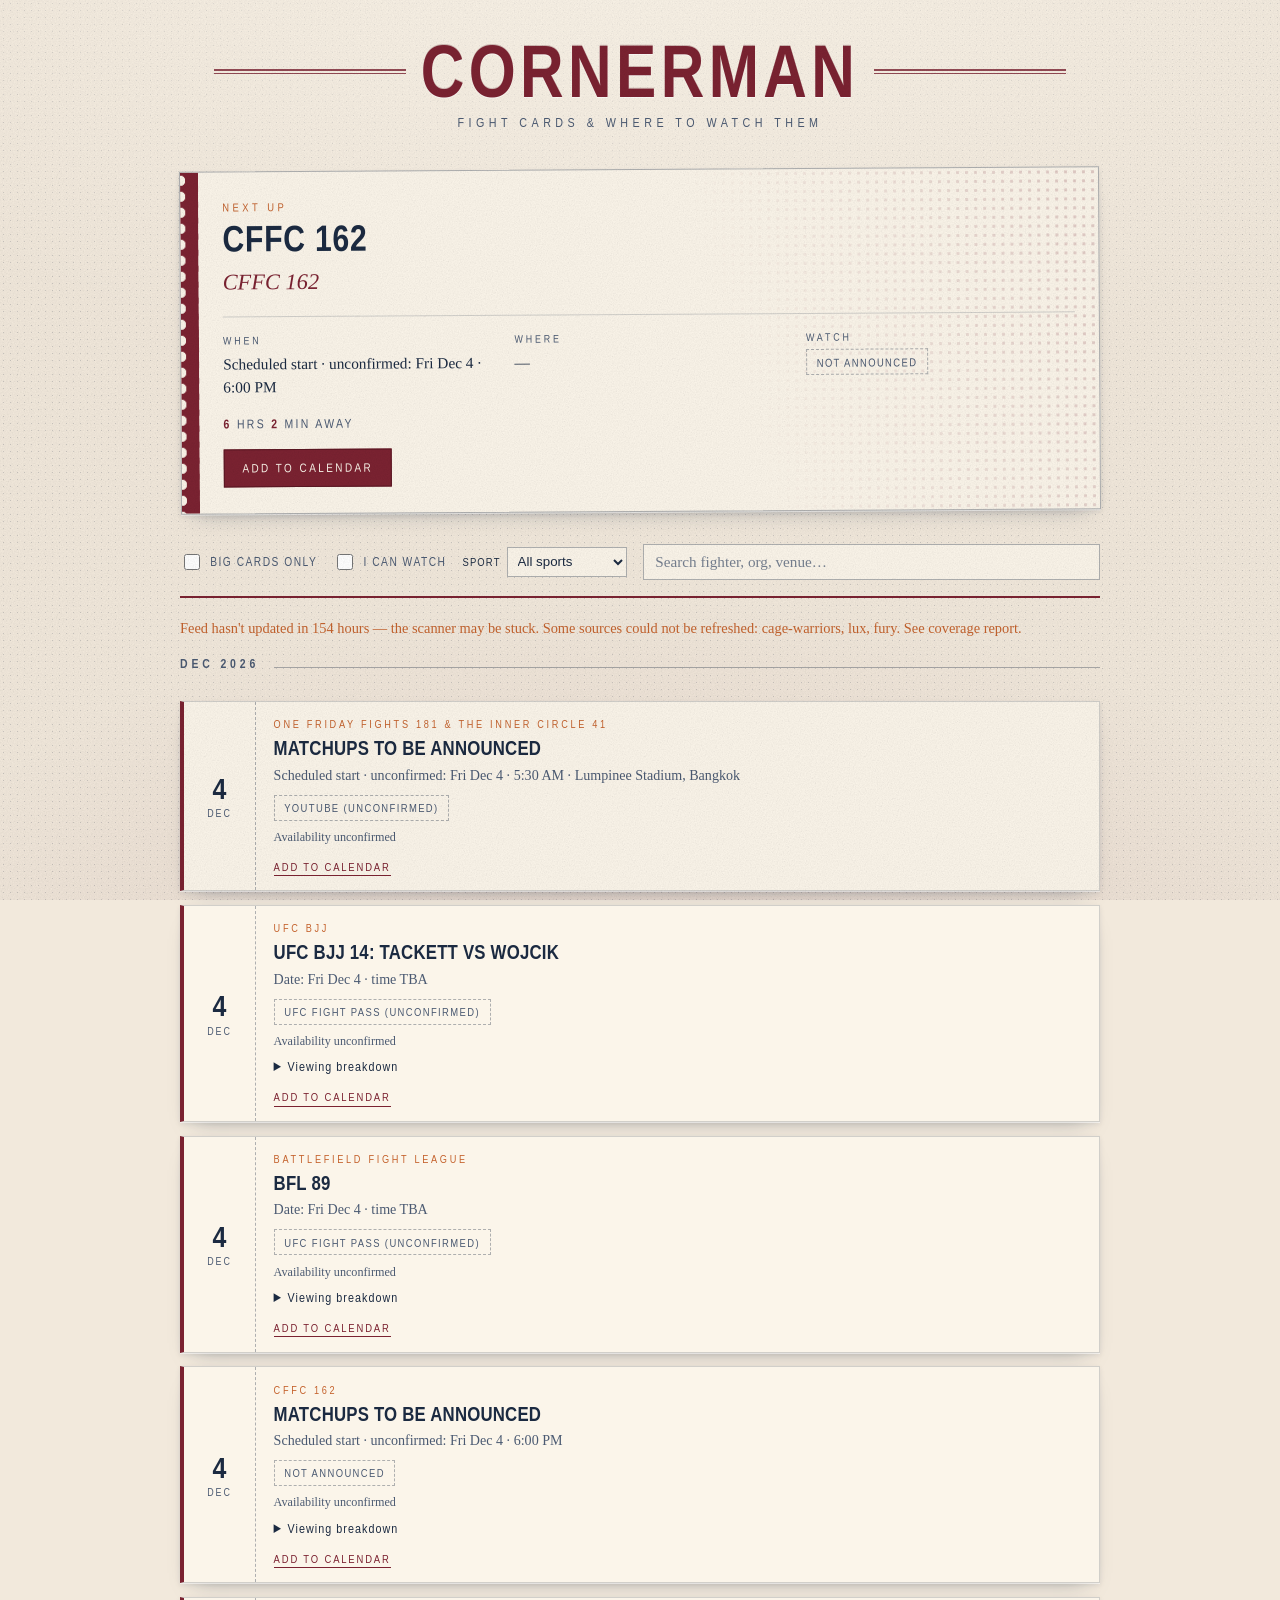
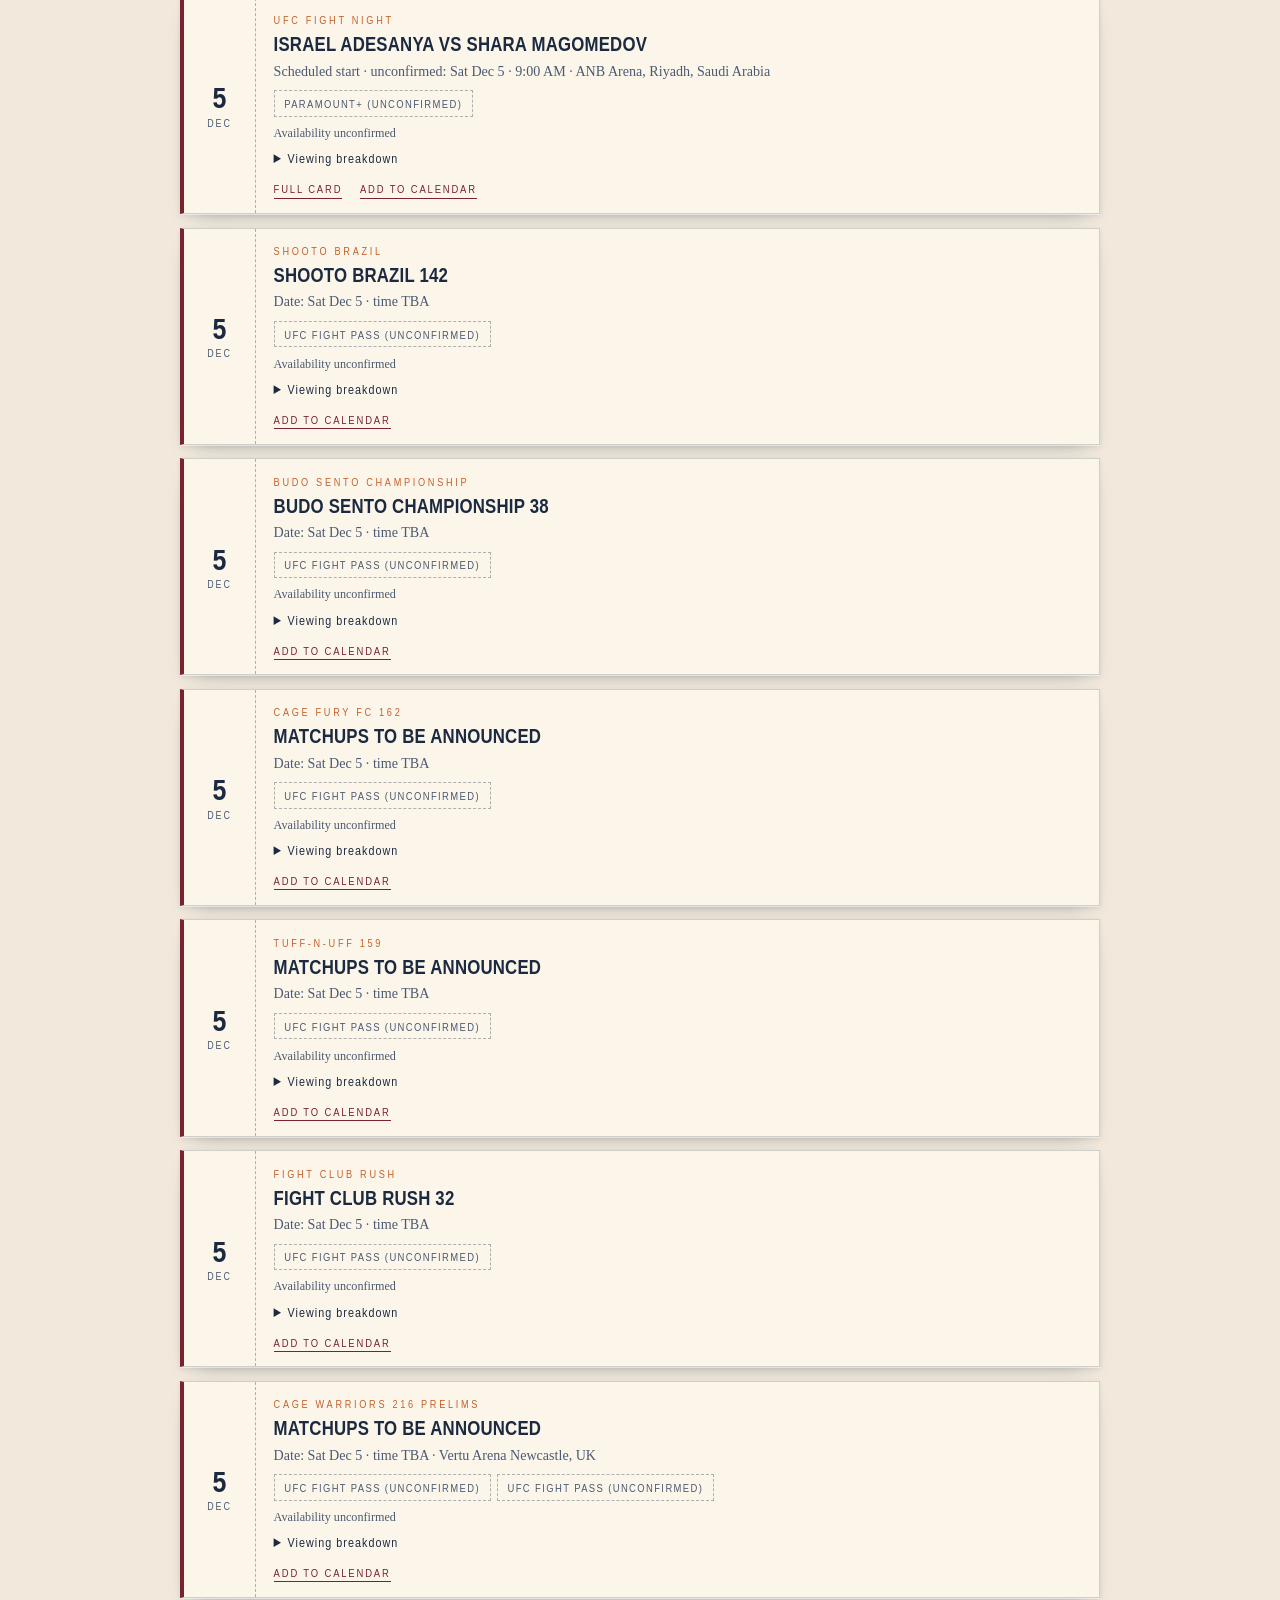
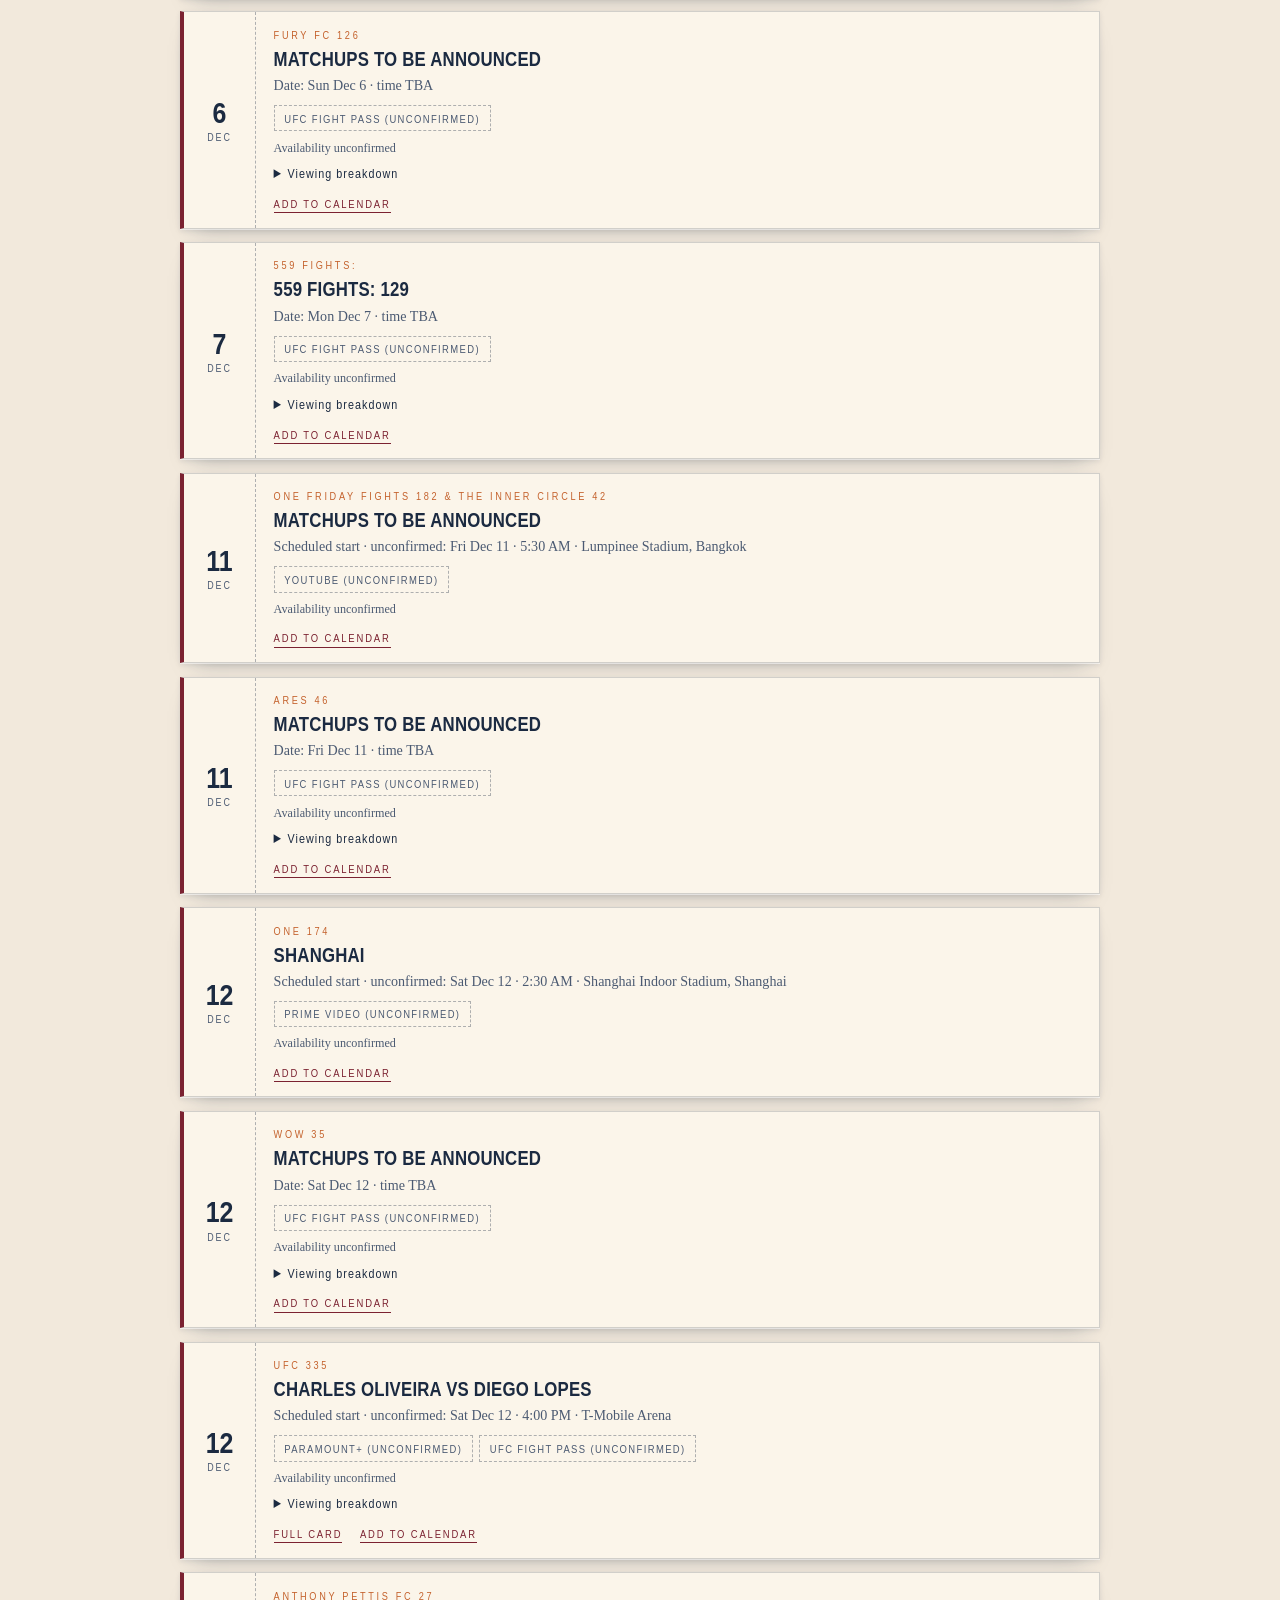
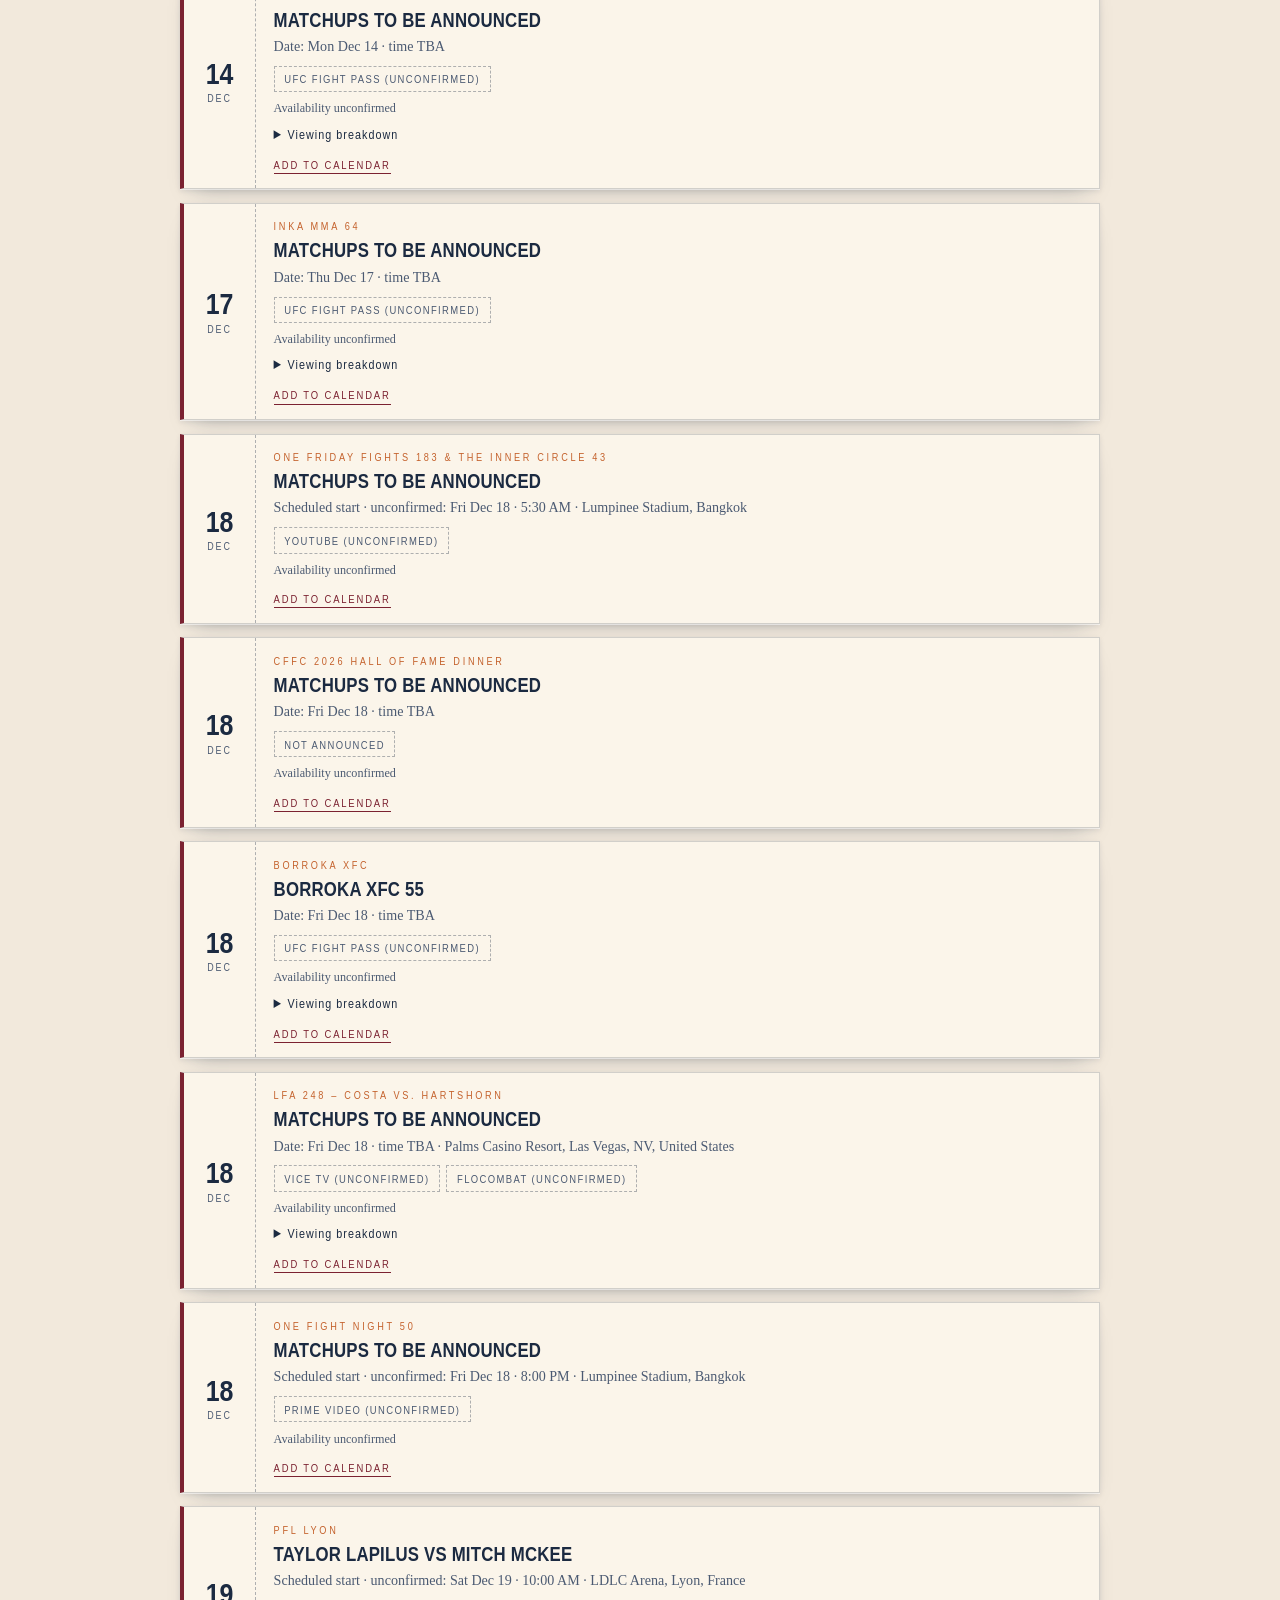
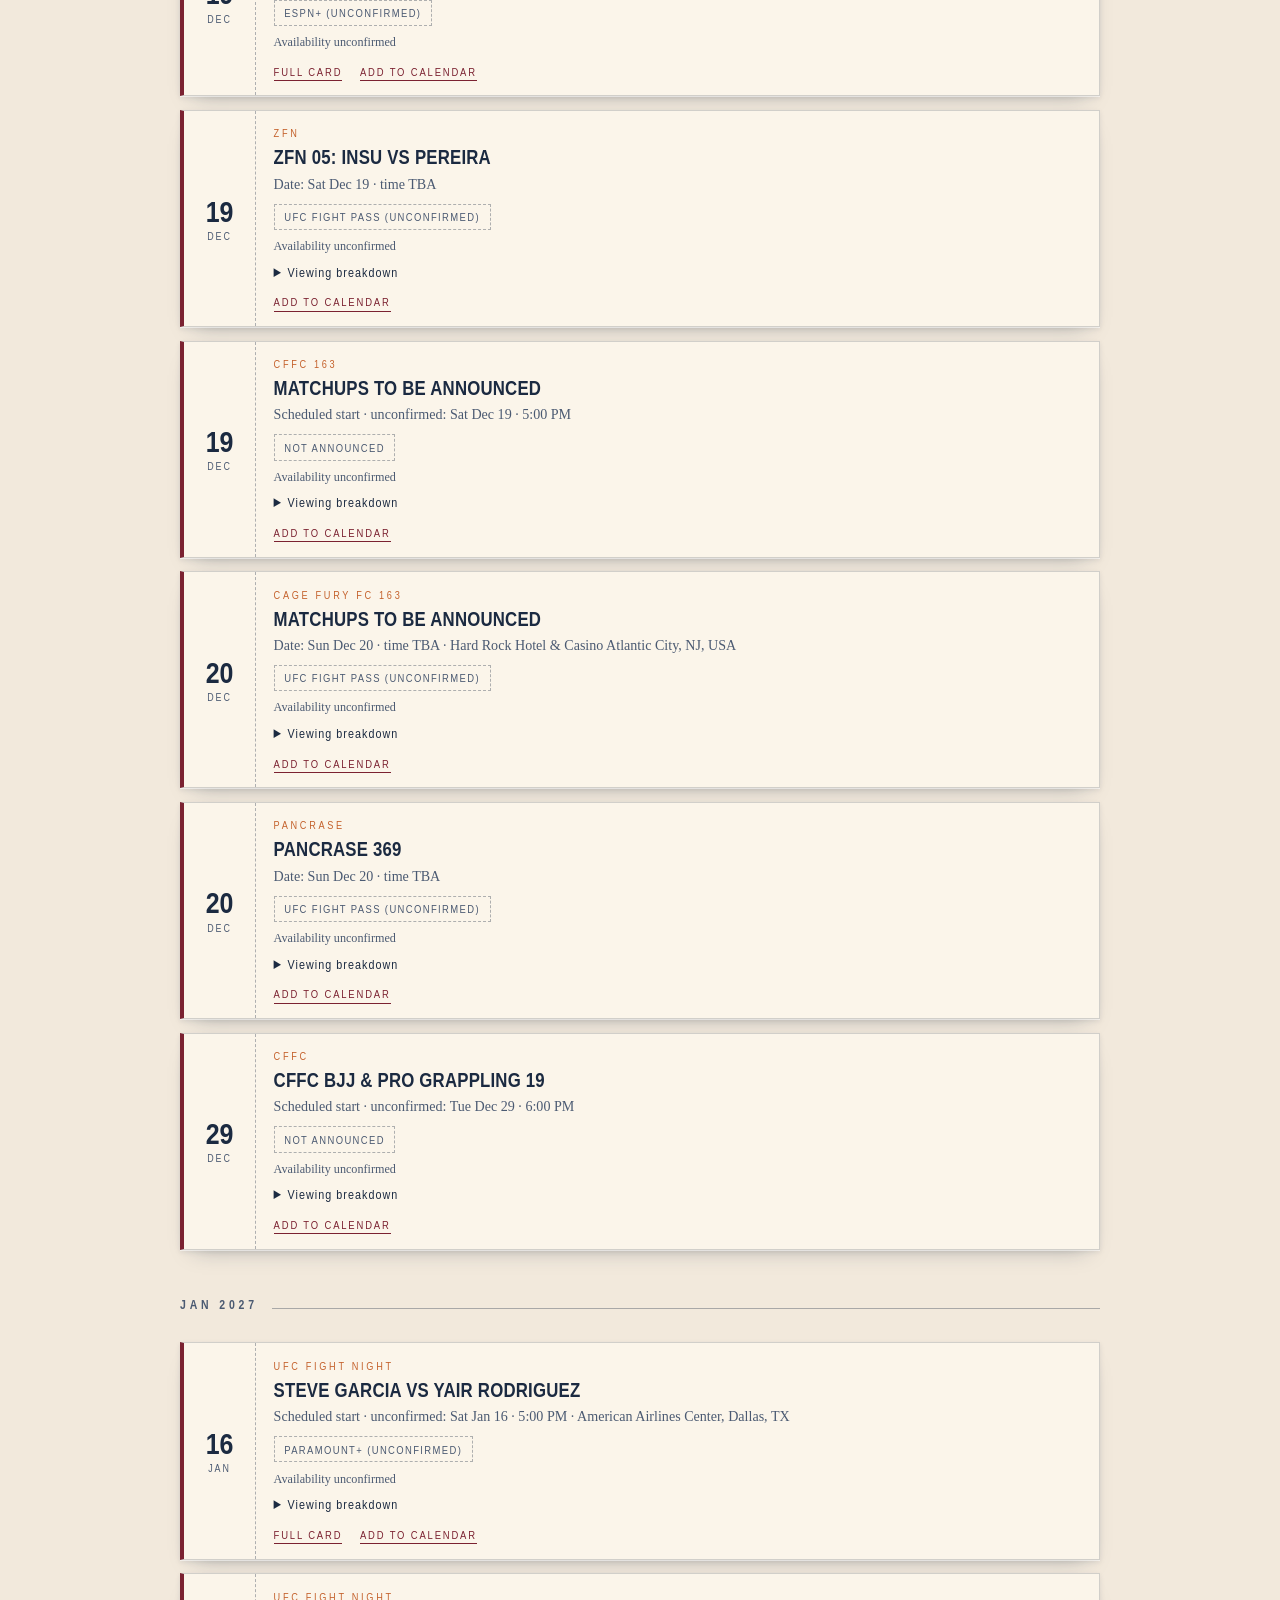
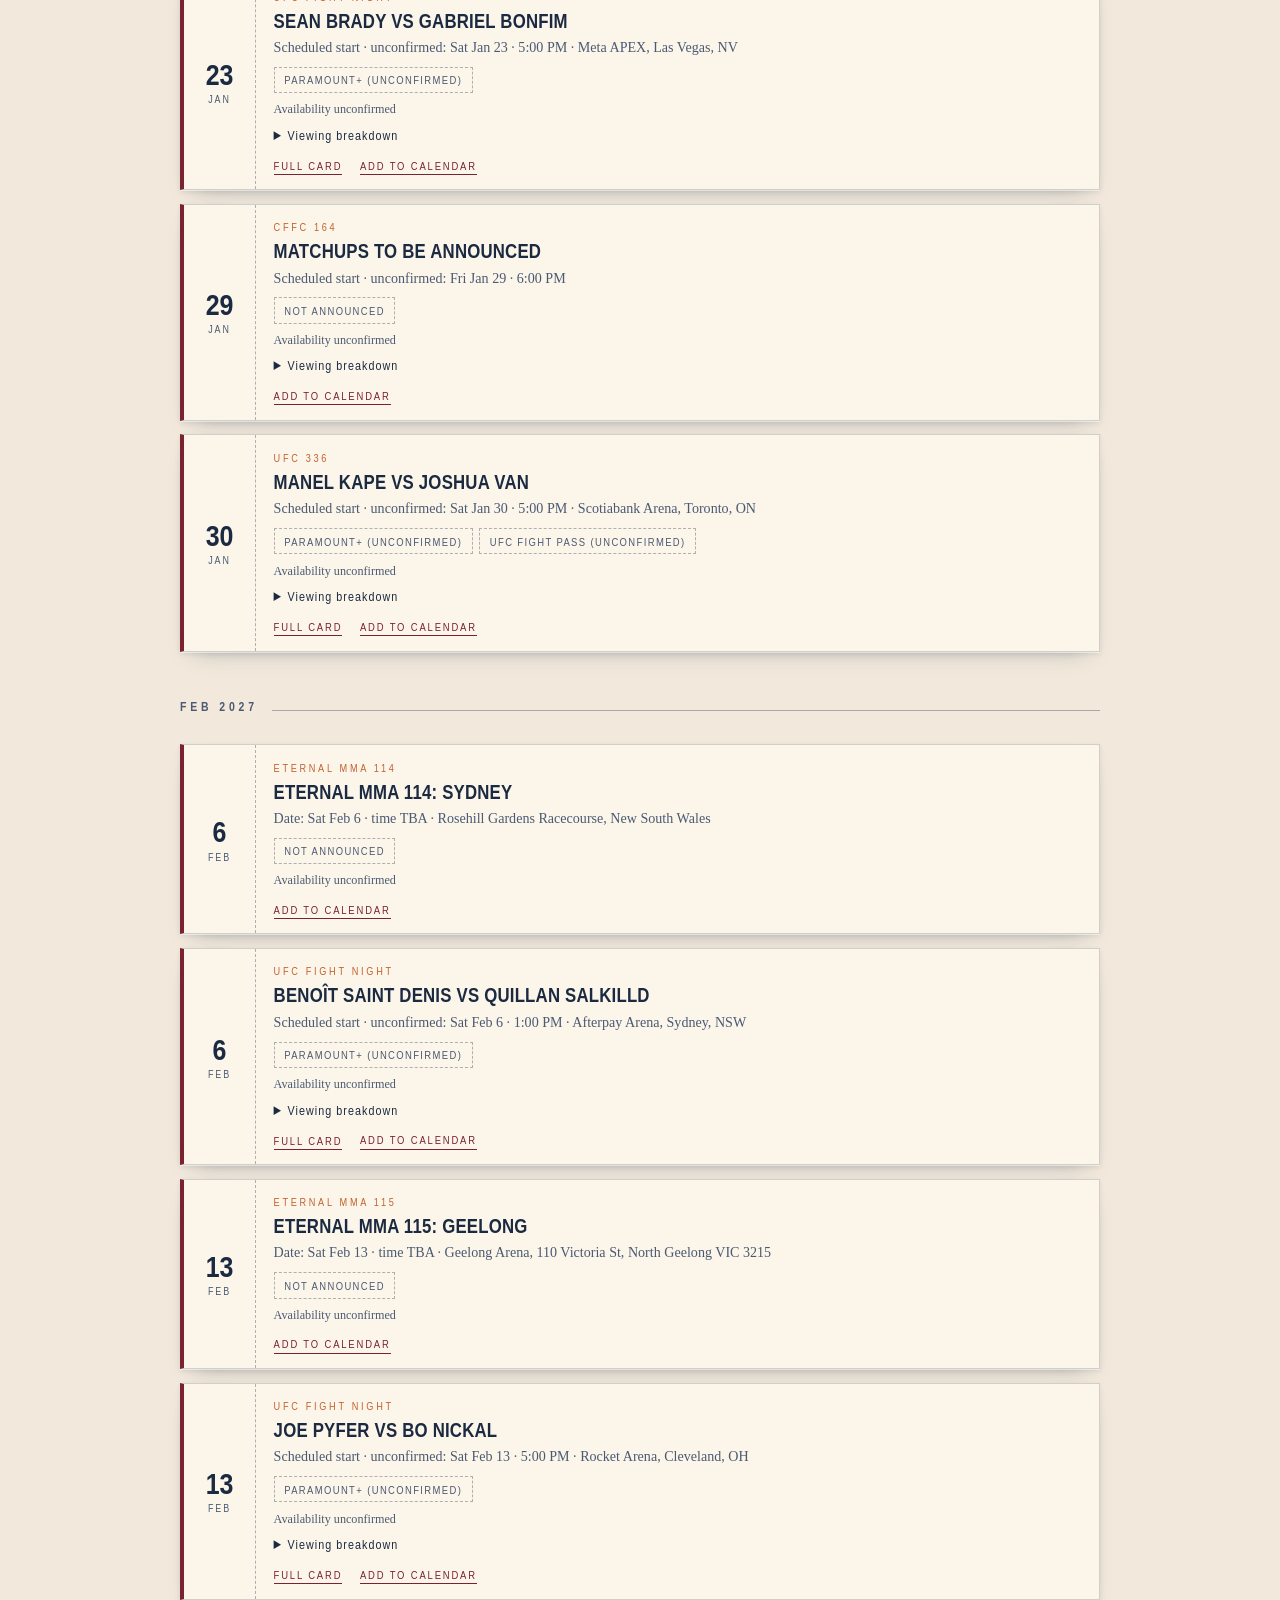
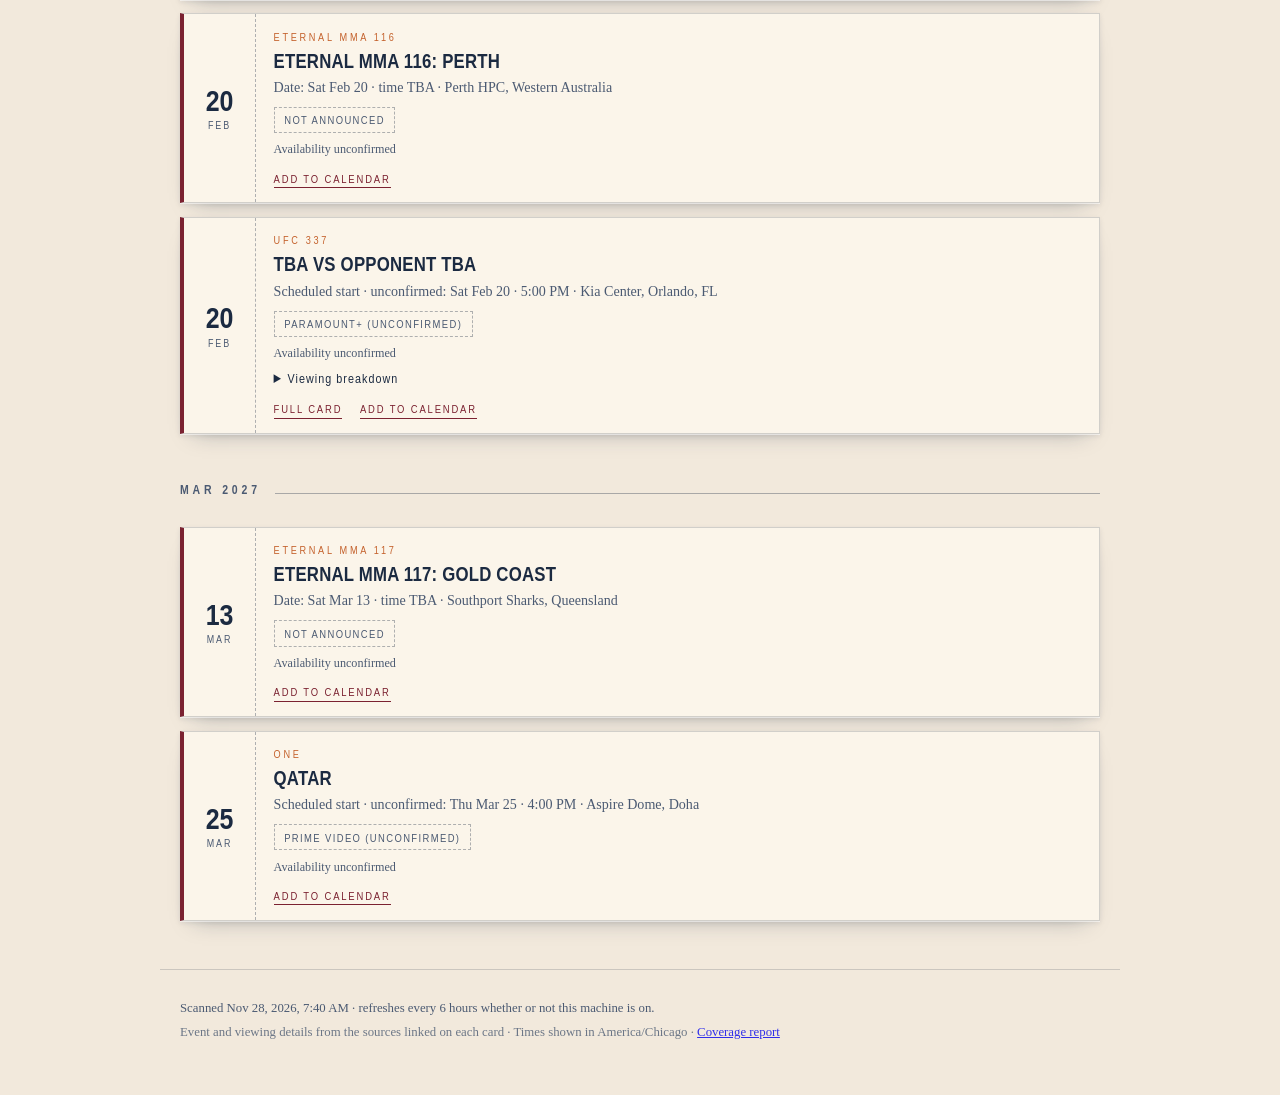
<file: docs/index.html>
<!DOCTYPE html>
<html lang="en">
<head>
<meta charset="utf-8">
<meta name="viewport" content="width=device-width, initial-scale=1, viewport-fit=cover">
<title>Cornerman</title>
<meta name="description" content="Upcoming MMA cards and where to watch them.">
<meta name="theme-color" content="#7B2231">
<link rel="manifest" href="manifest.webmanifest">
<link rel="icon" href="icon.svg" type="image/svg+xml">
<link rel="stylesheet" href="styles.css">
</head>
<body>

<div class="grain" aria-hidden="true"></div>

<header class="masthead">
  <div class="masthead__inner">
    <div class="masthead__title">
      <span class="rule rule--l" aria-hidden="true"></span>
      <h1>Cornerman</h1>
      <span class="rule rule--r" aria-hidden="true"></span>
    </div>
    <p class="masthead__sub">Fight cards &amp; where to watch them</p>
  </div>
</header>

<main id="main">

  <section class="hero" id="hero" hidden>
    <div class="hero__stub" aria-hidden="true"></div>
    <div class="hero__body">
      <p class="hero__kicker" id="heroKicker">Next up</p>
      <h2 class="hero__org" id="heroOrg"></h2>
      <p class="hero__bout" id="heroBout"></p>
      <dl class="hero__facts">
        <div><dt>When</dt><dd id="heroWhen"></dd></div>
        <div><dt>Where</dt><dd id="heroWhere"></dd></div>
        <div><dt>Watch</dt><dd id="heroWatch" class="chips"></dd></div>
      </dl>
      <p class="hero__count" id="heroCount"></p>
      <div class="hero__actions">
        <a class="btn" data-ics id="heroIcs" target="_blank" rel="noopener noreferrer">Add to calendar</a>
      </div>
    </div>
    <div class="hero__faces faces" id="heroFaces" hidden></div>
  </section>

  <nav class="filters" aria-label="Filter fights">
    <label class="check">
      <input type="checkbox" id="bigOnly">
      <span>Big cards only</span>
    </label>
    <label class="check">
      <input type="checkbox" id="includedOnly" aria-label="Show events I can watch">
      <span>I can watch</span>
    </label>
    <label class="filter-select">Sport
      <select id="sportFilter" aria-label="Filter by sport">
        <option value="all">All sports</option><option value="mma">MMA</option>
        <option value="grappling">Grappling</option><option value="kickboxing">Kickboxing</option>
        <option value="muay_thai">Muay Thai</option><option value="boxing">Boxing</option>
        <option value="combat_sports">Combat sports</option>
      </select>
    </label>
    <input type="search" id="search" class="search" placeholder="Search fighter, org, venue…"
           aria-label="Search fighter, organisation or venue">
  </nav>

  <p class="status" id="status" role="status"></p>

  <div id="list" class="list"></div>

  <p class="empty" id="empty" hidden>Nothing matches that. Try a wider filter.</p>

</main>

<footer class="foot">
  <p>Scanned <span id="stamp">—</span> · refreshes every 6 hours whether or not this machine is on.</p>
  <p class="foot__src">Event and viewing details from the sources linked on each card · Times shown in America/Chicago · <a href="coverage.json">Coverage report</a></p>
</footer>

<template id="cardTpl">
  <article class="card">
    <div class="card__date" aria-hidden="true">
      <span class="card__day"></span>
      <span class="card__mon"></span>
    </div>
    <div class="card__main">
      <p class="card__org"></p>
      <h3 class="card__bout"></h3>
      <p class="card__meta"></p>
      <div class="chips card__watch"></div>
      <p class="availability"></p>
      <details class="viewing" hidden><summary>Viewing breakdown</summary><div class="viewing__body"></div></details>
      <div class="card__tools">
        <button class="link-btn card__toggle" hidden>Full card</button>
        <a class="link-btn" data-ics target="_blank" rel="noopener noreferrer">Add to calendar</a>
      </div>
      <ol class="bouts" hidden></ol>
    </div>
    <div class="card__faces faces" hidden></div>
  </article>
</template>

<script src="app.js"></script>
</body>
</html>
</file>
<file: docs/styles.css>
/* Cornerman — "faded fight poster"
   Oxblood and rust on bone paper, ink-navy type. Letterpress headlines,
   halftone shading, torn ticket-stub edges. Deliberately a single committed
   look: a paper poster does not have a dark mode. */

:root {
  --oxblood:   #7B2231;
  --oxblood-d: #5A1622;
  --bone:      #F2E9DC;
  --paper:     #FBF5EA;
  --ink:       #1B2A41;
  --ink-soft:  #4B5A72;
  --rust:      #C4622D;
  --edge:      rgba(27, 42, 65, .18);
  --edge-hard: rgba(27, 42, 65, .34);

  --poster: "Archivo Narrow", "Liberation Sans Narrow", "DejaVu Sans Condensed",
            "Helvetica Neue Condensed", Impact, "Haettenschweiler",
            system-ui, sans-serif;
  --body:   "Iowan Old Style", "Palatino Linotype", Palatino, "Book Antiqua",
            Georgia, serif;

  --shadow: 0 1px 0 rgba(255,255,255,.55), 0 2px 5px rgba(27,42,65,.10),
            0 12px 22px -14px rgba(27,42,65,.35);
}

* { box-sizing: border-box; }

html { -webkit-text-size-adjust: 100%; }

body {
  margin: 0;
  min-height: 100vh;
  background-color: var(--bone);
  /* Two layers of aging: a soft vignette, and a halftone dot field. */
  background-image:
    radial-gradient(120% 90% at 50% -10%, rgba(251,245,234,.95), rgba(242,233,220,0) 60%),
    radial-gradient(90% 70% at 50% 115%, rgba(123,34,49,.10), rgba(242,233,220,0) 70%),
    radial-gradient(var(--edge) .9px, transparent .9px);
  background-size: auto, auto, 7px 7px;
  background-attachment: fixed;
  color: var(--ink);
  font-family: var(--body);
  font-size: 17px;
  line-height: 1.5;
}

/* Paper grain, laid over everything and untouchable. */
.grain {
  position: fixed;
  inset: 0;
  pointer-events: none;
  z-index: 9;
  opacity: .5;
  mix-blend-mode: multiply;
  background-image: url("data:image/svg+xml,%3Csvg xmlns='http://www.w3.org/2000/svg' width='220' height='220'%3E%3Cfilter id='n'%3E%3CfeTurbulence type='fractalNoise' baseFrequency='.82' numOctaves='4' stitchTiles='stitch'/%3E%3CfeColorMatrix type='saturate' values='0'/%3E%3C/filter%3E%3Crect width='100%25' height='100%25' filter='url(%23n)' opacity='.42'/%3E%3C/svg%3E");
}

/* ---------- masthead ---------- */

.masthead {
  padding: 2.4rem 1.25rem 1.1rem;
  text-align: center;
}
.masthead__inner { max-width: 60rem; margin: 0 auto; }

.masthead__title {
  display: flex;
  align-items: center;
  gap: .9rem;
  justify-content: center;
}
.rule {
  flex: 1 1 auto;
  height: 5px;
  max-width: 12rem;
  border-top: 2px solid var(--oxblood);
  border-bottom: 1px solid var(--oxblood);
  opacity: .8;
}

h1 {
  margin: 0;
  font-family: var(--poster);
  font-weight: 800;
  font-stretch: condensed;
  font-size: clamp(2.6rem, 9vw, 4.6rem);
  line-height: .9;
  letter-spacing: .06em;
  text-transform: uppercase;
  color: var(--oxblood);
  /* letterpress: light above, ink below */
  text-shadow: 0 1px 0 rgba(255,255,255,.7), 0 -1px 0 rgba(90,22,34,.25);
}

.masthead__sub {
  margin: .5rem 0 0;
  font-size: .82rem;
  letter-spacing: .34em;
  text-transform: uppercase;
  color: var(--ink-soft);
  font-family: var(--poster);
}

/* ---------- hero ---------- */

main { max-width: 60rem; margin: 0 auto; padding: 0 1.25rem 3rem; }

.hero {
  position: relative;
  display: flex;
  margin: 1.2rem 0 2rem;
  background: var(--paper);
  border: 1px solid var(--edge-hard);
  box-shadow: var(--shadow);
  transform: rotate(-.35deg);
  overflow: hidden;
}
.hero::before {                     /* halftone wash in the corner */
  content: "";
  position: absolute;
  inset: 0 0 auto auto;
  width: 55%; height: 100%;
  background-image: radial-gradient(rgba(123,34,49,.42) 1.4px, transparent 1.5px);
  background-size: 9px 9px;
  -webkit-mask-image: linear-gradient(255deg, #000, transparent 72%);
  mask-image: linear-gradient(255deg, #000, transparent 72%);
  opacity: .5;
  pointer-events: none;
}

/* perforated ticket stub down the left edge */
.hero__stub {
  flex: 0 0 18px;
  background:
    radial-gradient(circle at 0 50%, transparent 5px, var(--oxblood) 5.5px) 0 0 / 100% 16px repeat-y;
}

.hero__body { position: relative; padding: 1.6rem 1.5rem; flex: 1 1 auto; min-width: 0; z-index: 1; }

.faces {
  position: relative;
  display: flex;
  align-items: stretch;
  justify-content: center;
  gap: 0;
  flex: 1 1 20rem;
  min-width: 14rem;
  max-width: 28rem;
  background: rgba(123, 34, 49, .08);
  overflow: hidden;
}
.faces[hidden] { display: none !important; }
.faces img {
  display: block;
  width: 50%;
  height: auto;
  aspect-ratio: 3 / 2;
  object-fit: cover;
  /* ESPN shots have empty studio above the head and a hard crop at the chest.
     Pin to the lower part of the frame, then fade the chest line out. */
  object-position: 50% 78%;
  filter: grayscale(1) contrast(1.15) brightness(.88);
  mix-blend-mode: multiply;
  -webkit-mask-image: linear-gradient(to bottom, #000 62%, transparent 100%);
  mask-image: linear-gradient(to bottom, #000 62%, transparent 100%);
}
.faces--solo img { width: 100%; }
.faces--solo img { width: 100%; }
.faces::after {
  content: "";
  position: absolute;
  inset: 0;
  background: var(--oxblood);
  mix-blend-mode: color;
  opacity: .55;
  pointer-events: none;
}
.faces__vs {
  position: absolute;
  left: 50%;
  top: 58%;
  transform: translate(-50%, -50%);
  z-index: 1;
  font-family: var(--poster);
  font-size: .62rem;
  font-weight: 800;
  letter-spacing: .18em;
  text-transform: uppercase;
  color: var(--paper);
  background: var(--oxblood);
  padding: .15rem .4rem;
}

.hero__faces {
  flex: 1 1 26rem;
  max-width: 32rem;
  min-width: 16rem;
  align-self: center;
  border-left: 1px solid var(--edge);
}

.card__main { padding: .9rem 1.1rem; flex: 1 1 16rem; min-width: 0; }

.card__faces {
  flex: 1 1 18rem;
  max-width: 24rem;
  align-self: stretch;
  border-left: 1px dashed var(--edge);
}

.hero__kicker {
  margin: 0;
  font-family: var(--poster);
  font-size: .72rem;
  letter-spacing: .3em;
  text-transform: uppercase;
  color: var(--rust);
}
.hero__org {
  margin: .35rem 0 0;
  font-family: var(--poster);
  font-weight: 800;
  font-stretch: condensed;
  font-size: clamp(1.5rem, 4.6vw, 2.3rem);
  line-height: 1;
  letter-spacing: .02em;
  text-transform: uppercase;
  color: var(--ink);
}
.hero__bout {
  margin: .5rem 0 1.1rem;
  font-size: clamp(1.05rem, 3vw, 1.4rem);
  font-style: italic;
  color: var(--oxblood);
}

.hero__facts {
  display: grid;
  grid-template-columns: repeat(auto-fit, minmax(11rem, 1fr));
  gap: .9rem 1.4rem;
  margin: 0 0 1rem;
  padding-top: .9rem;
  border-top: 1px solid var(--edge);
}
.hero__facts dt {
  font-family: var(--poster);
  font-size: .68rem;
  letter-spacing: .26em;
  text-transform: uppercase;
  color: var(--ink-soft);
  margin-bottom: .25rem;
}
.hero__facts dd { margin: 0; font-size: .96rem; }

.hero__count {
  margin: 0 0 1rem;
  font-family: var(--poster);
  font-size: .8rem;
  letter-spacing: .18em;
  text-transform: uppercase;
  color: var(--ink-soft);
}
.hero__count strong { color: var(--oxblood); font-weight: 700; }

/* ---------- filters ---------- */

.filters {
  display: flex;
  flex-wrap: wrap;
  align-items: center;
  gap: .75rem 1rem;
  margin-bottom: 1.25rem;
  padding-bottom: 1rem;
  border-bottom: 2px solid var(--oxblood);
}
.filters__group { display: flex; }
.filter-select { display: inline-flex; align-items: center; gap: .4rem; font-family: var(--poster); font-size: .72rem; letter-spacing: .1em; text-transform: uppercase; }
.filter-select select { max-width: 10rem; padding: .35rem; color: var(--ink); background: var(--paper); border: 1px solid var(--edge-hard); }

.tab {
  font-family: var(--poster);
  font-size: .78rem;
  letter-spacing: .18em;
  text-transform: uppercase;
  padding: .5rem .95rem;
  background: transparent;
  border: 1px solid var(--edge-hard);
  margin-left: -1px;
  color: var(--ink-soft);
  cursor: pointer;
}
.tab:first-child { margin-left: 0; }
.tab.is-on {
  background: var(--oxblood);
  border-color: var(--oxblood);
  color: var(--paper);
}
.tab:focus-visible, .btn:focus-visible, .link-btn:focus-visible,
.search:focus-visible, .check input:focus-visible {
  outline: 2px solid var(--rust);
  outline-offset: 2px;
}

.check {
  display: inline-flex;
  align-items: center;
  gap: .45rem;
  font-family: var(--poster);
  font-size: .78rem;
  letter-spacing: .12em;
  text-transform: uppercase;
  color: var(--ink-soft);
  cursor: pointer;
}
.check input { accent-color: var(--oxblood); width: 1rem; height: 1rem; }

.search {
  flex: 1 1 12rem;
  min-width: 0;
  padding: .5rem .7rem;
  font-family: var(--body);
  font-size: .95rem;
  color: var(--ink);
  background: var(--paper);
  border: 1px solid var(--edge-hard);
}
.search::placeholder { color: var(--ink-soft); opacity: .75; }

.status, .empty {
  font-size: .9rem;
  color: var(--ink-soft);
  font-style: italic;
}
.status:empty { display: none; }
.status.is-warn { color: var(--rust); font-style: normal; }

/* ---------- month headings ---------- */

.month {
  display: flex;
  align-items: baseline;
  gap: .9rem;
  margin: 2rem 0 .9rem;
  font-family: var(--poster);
  font-size: .8rem;
  letter-spacing: .3em;
  text-transform: uppercase;
  color: var(--ink-soft);
}
.month::after {
  content: "";
  flex: 1 1 auto;
  height: 1px;
  background: var(--edge-hard);
}
.month:first-child { margin-top: 0; }

/* ---------- cards ---------- */

.list { display: flex; flex-direction: column; gap: .85rem; }

.card {
  display: flex;
  background: var(--paper);
  border: 1px solid var(--edge);
  border-left: 4px solid var(--oxblood);
  box-shadow: var(--shadow);
}
.card[data-sport="boxing"] { border-left-color: var(--rust); }

.card__date {
  flex: 0 0 4.5rem;
  display: flex;
  flex-direction: column;
  align-items: center;
  justify-content: center;
  padding: .9rem .4rem;
  border-right: 1px dashed var(--edge-hard);
  font-family: var(--poster);
  line-height: 1;
}
.card__day { font-size: 1.9rem; font-weight: 800; color: var(--ink); }
.card__mon {
  font-size: .68rem;
  letter-spacing: .18em;
  text-transform: uppercase;
  color: var(--ink-soft);
  margin-top: .3rem;
}

.card__org {
  margin: 0;
  font-family: var(--poster);
  font-size: .7rem;
  letter-spacing: .24em;
  text-transform: uppercase;
  color: var(--rust);
}
.card__bout {
  margin: .2rem 0 .3rem;
  font-family: var(--poster);
  font-weight: 700;
  font-stretch: condensed;
  font-size: 1.28rem;
  line-height: 1.15;
  letter-spacing: .01em;
  text-transform: uppercase;
  color: var(--ink);
}
.card__meta { margin: 0 0 .55rem; font-size: .88rem; color: var(--ink-soft); }

/* Caveats that keep a date from being misread (e.g. Asian cards that air in
   the US the evening before). */
.note {
  margin: 0 0 .55rem;
  padding: .35rem .6rem;
  font-size: .82rem;
  font-style: italic;
  color: var(--ink-soft);
  background: rgba(196, 98, 45, .09);
  border-left: 2px solid var(--rust);
}

/* ---------- watch chips ---------- */

.chips { display: flex; flex-wrap: wrap; gap: .4rem; }

.chip {
  display: inline-block;
  padding: .22rem .6rem;
  font-family: var(--poster);
  font-size: .72rem;
  letter-spacing: .12em;
  text-transform: uppercase;
  color: var(--paper);
  background: var(--ink);
  border: 1px solid var(--ink);
  text-decoration: none;
}
a.chip:hover { background: var(--oxblood); border-color: var(--oxblood); }
.chip--ppv { background: var(--oxblood); border-color: var(--oxblood); }
.chip--tv  { background: var(--ink-soft); border-color: var(--ink-soft); }
.chip--unannounced,
.chip--other {
  background: transparent;
  color: var(--ink-soft);
  border: 1px dashed var(--edge-hard);
}
.availability { margin: .45rem 0 0; color: var(--ink-soft); font-size: .76rem; }
.viewing { margin-top: .45rem; font-size: .82rem; }
.viewing summary { cursor: pointer; font-family: var(--poster); letter-spacing: .08em; }
.viewing__body { display: grid; gap: .55rem; margin-top: .5rem; }
.viewing__body section { padding: .45rem; border-left: 2px solid var(--rust); overflow-wrap: anywhere; }
.viewing__body h4, .viewing__body p { margin: 0 0 .3rem; }
.viewing__body small { display: block; margin-top: .3rem; color: var(--ink-soft); }

/* ---------- buttons ---------- */

.btn {
  display: inline-block;
  font-family: var(--poster);
  font-size: .76rem;
  letter-spacing: .2em;
  text-transform: uppercase;
  padding: .55rem 1.1rem;
  color: var(--paper);
  background: var(--oxblood);
  border: 1px solid var(--oxblood-d);
  text-decoration: none;
  cursor: pointer;
}
.btn:hover { background: var(--oxblood-d); }

.card__tools { display: flex; gap: 1.1rem; margin-top: .7rem; }

.link-btn {
  padding: 0;
  background: none;
  border: 0;
  font-family: var(--poster);
  font-size: .72rem;
  letter-spacing: .16em;
  text-transform: uppercase;
  color: var(--oxblood);
  border-bottom: 1px solid currentColor;
  text-decoration: none;
  cursor: pointer;
}
.link-btn:hover { color: var(--rust); }

/* ---------- full bout order ---------- */

.bouts {
  margin: .9rem 0 0;
  padding: .8rem 0 0 0;
  list-style: none;
  border-top: 1px dashed var(--edge-hard);
  counter-reset: bout;
}
.bouts li {
  display: flex;
  flex-wrap: wrap;
  align-items: baseline;
  gap: .5rem;
  padding: .3rem 0;
  font-size: .92rem;
}
.bouts li + li { border-top: 1px solid rgba(27,42,65,.07); }

.slot {
  flex: 0 0 auto;
  font-family: var(--poster);
  font-size: .62rem;
  letter-spacing: .16em;
  text-transform: uppercase;
  padding: .12rem .4rem;
  color: var(--paper);
  background: var(--ink-soft);
}
.slot--main   { background: var(--oxblood); }
.slot--comain { background: var(--rust); }
.slot--undercard { background: transparent; color: var(--ink-soft); padding-left: 0; }

.bouts .wt {
  font-family: var(--poster);
  font-size: .68rem;
  letter-spacing: .1em;
  text-transform: uppercase;
  color: var(--ink-soft);
  margin-left: auto;
}
.vs { font-style: italic; color: var(--oxblood); padding: 0 .15rem; }

/* ---------- footer ---------- */

.foot {
  max-width: 60rem;
  margin: 0 auto;
  padding: 1.5rem 1.25rem 3rem;
  border-top: 1px solid var(--edge);
  font-size: .8rem;
  color: var(--ink-soft);
}
.foot p { margin: .3rem 0; }
.foot__src { opacity: .8; }

@media (max-width: 40rem) {
  body { font-size: 16px; }
  .hero { flex-wrap: wrap; }
  .hero__stub { display: none; }
  .hero__faces {
    flex: 1 1 100%;
    max-width: none;
    min-width: 0;
    border-left: 0;
    border-bottom: 1px solid var(--edge);
    order: -1;
  }
  .hero__body { padding: 1.2rem 1.1rem; }
  .card { flex-wrap: wrap; }
  .card__date { flex-basis: 3.6rem; }
  .card__main { flex: 1 1 12rem; padding: .8rem .9rem; }
  .card__faces {
    flex: 1 1 100%;
    max-width: none;
    min-width: 0;
    order: 10;
    border-left: 0;
    border-top: 1px dashed var(--edge);
  }
  .bouts .wt { margin-left: 0; flex-basis: 100%; }
}

@media (prefers-reduced-motion: reduce) {
  * { animation: none !important; transition: none !important; }
}

@media print {
  .grain, .filters, .card__tools, .hero__actions { display: none; }
  body { background: #fff; }
}
</file>
